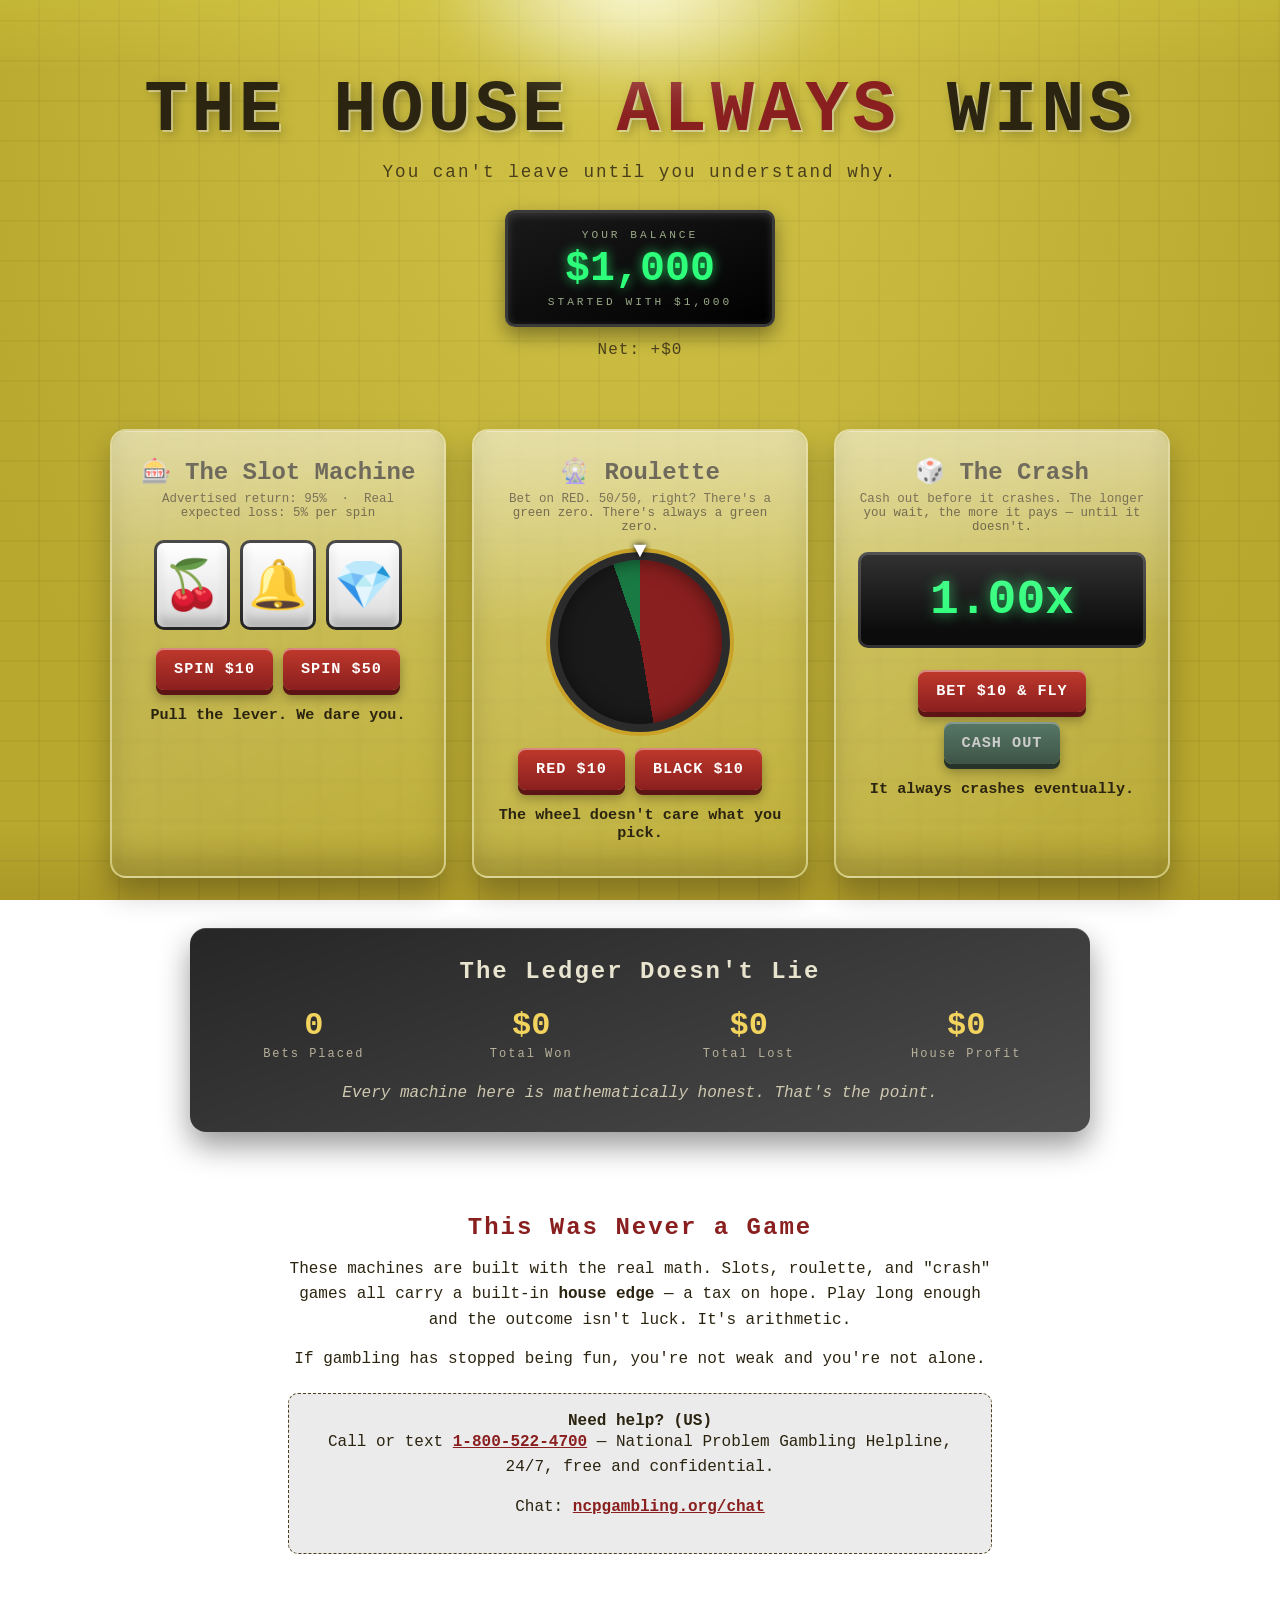
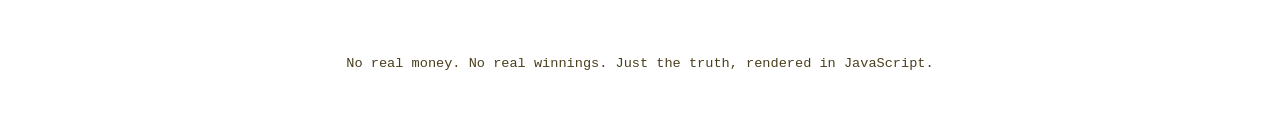
<file: classic.html>
<!DOCTYPE html>
<html lang="en">
<head>
  <meta charset="UTF-8" />
  <meta name="viewport" content="width=device-width, initial-scale=1.0" />
  <title>THE HOUSE ALWAYS WINS — An Anti-Gambling Experience</title>
  <link rel="stylesheet" href="style.css" />
</head>
<body>
  <div class="hum"></div>

  <header class="hero">
    <div class="flicker-light"></div>
    <h1>THE HOUSE <span>ALWAYS</span> WINS</h1>
    <p class="subtitle">You can't leave until you understand why.</p>
    <div class="bank">
      <span class="bank-label">YOUR BALANCE</span>
      <span id="balance" class="bank-amount">$1,000</span>
      <span class="bank-label">STARTED WITH $1,000</span>
    </div>
    <div id="net" class="net">Net: $0</div>
  </header>

  <main>
    <!-- SLOT MACHINE -->
    <section class="machine" id="slots-machine">
      <h2>🎰 The Slot Machine</h2>
      <p class="rtp">Advertised return: 95% &nbsp;·&nbsp; Real expected loss: 5% per spin</p>
      <div class="reels">
        <div class="reel" id="reel0">🍒</div>
        <div class="reel" id="reel1">🔔</div>
        <div class="reel" id="reel2">💎</div>
      </div>
      <div class="controls">
        <button class="bet-btn" data-bet="10" data-game="slots">SPIN $10</button>
        <button class="bet-btn" data-bet="50" data-game="slots">SPIN $50</button>
      </div>
      <p class="result" id="slots-result">Pull the lever. We dare you.</p>
    </section>

    <!-- ROULETTE -->
    <section class="machine" id="roulette-machine">
      <h2>🎡 Roulette</h2>
      <p class="rtp">Bet on RED. 50/50, right? There's a green zero. There's always a green zero.</p>
      <div class="wheel-wrap">
        <div class="wheel" id="wheel"></div>
        <div class="ball-pointer">▼</div>
      </div>
      <div class="controls">
        <button class="bet-btn" data-bet="10" data-game="roulette" data-pick="red">RED $10</button>
        <button class="bet-btn" data-bet="10" data-game="roulette" data-pick="black">BLACK $10</button>
      </div>
      <p class="result" id="roulette-result">The wheel doesn't care what you pick.</p>
    </section>

    <!-- DICE / CRASH -->
    <section class="machine" id="dice-machine">
      <h2>🎲 The Crash</h2>
      <p class="rtp">Cash out before it crashes. The longer you wait, the more it pays — until it doesn't.</p>
      <div class="crash-display" id="crash-multi">1.00x</div>
      <div class="controls">
        <button class="bet-btn" id="crash-start" data-bet="10" data-game="crash">BET $10 &amp; FLY</button>
        <button class="bet-btn" id="crash-cashout" disabled>CASH OUT</button>
      </div>
      <p class="result" id="crash-result">It always crashes eventually.</p>
    </section>
  </main>

  <section class="ledger">
    <h2>The Ledger Doesn't Lie</h2>
    <div class="stats">
      <div class="stat"><span id="stat-spins">0</span><label>Bets Placed</label></div>
      <div class="stat"><span id="stat-won">$0</span><label>Total Won</label></div>
      <div class="stat"><span id="stat-lost">$0</span><label>Total Lost</label></div>
      <div class="stat"><span id="stat-house">$0</span><label>House Profit</label></div>
    </div>
    <p class="ledger-note" id="ledger-note">Every machine here is mathematically honest. That's the point.</p>
  </section>

  <section class="reality" id="reality">
    <h2>This Was Never a Game</h2>
    <p>These machines are built with the real math. Slots, roulette, and "crash" games all carry a built-in <strong>house edge</strong> — a tax on hope. Play long enough and the outcome isn't luck. It's arithmetic.</p>
    <p>If gambling has stopped being fun, you're not weak and you're not alone.</p>
    <div class="help">
      <strong>Need help? (US)</strong>
      <p>Call or text <a href="tel:1-800-522-4700">1-800-522-4700</a> — National Problem Gambling Helpline, 24/7, free and confidential.</p>
      <p>Chat: <a href="https://www.ncpgambling.org/chat" target="_blank" rel="noopener">ncpgambling.org/chat</a></p>
    </div>
  </section>

  <footer>
    <p>No real money. No real winnings. Just the truth, rendered in JavaScript.</p>
  </footer>

  <script src="script.js"></script>
</body>
</html>
</file>
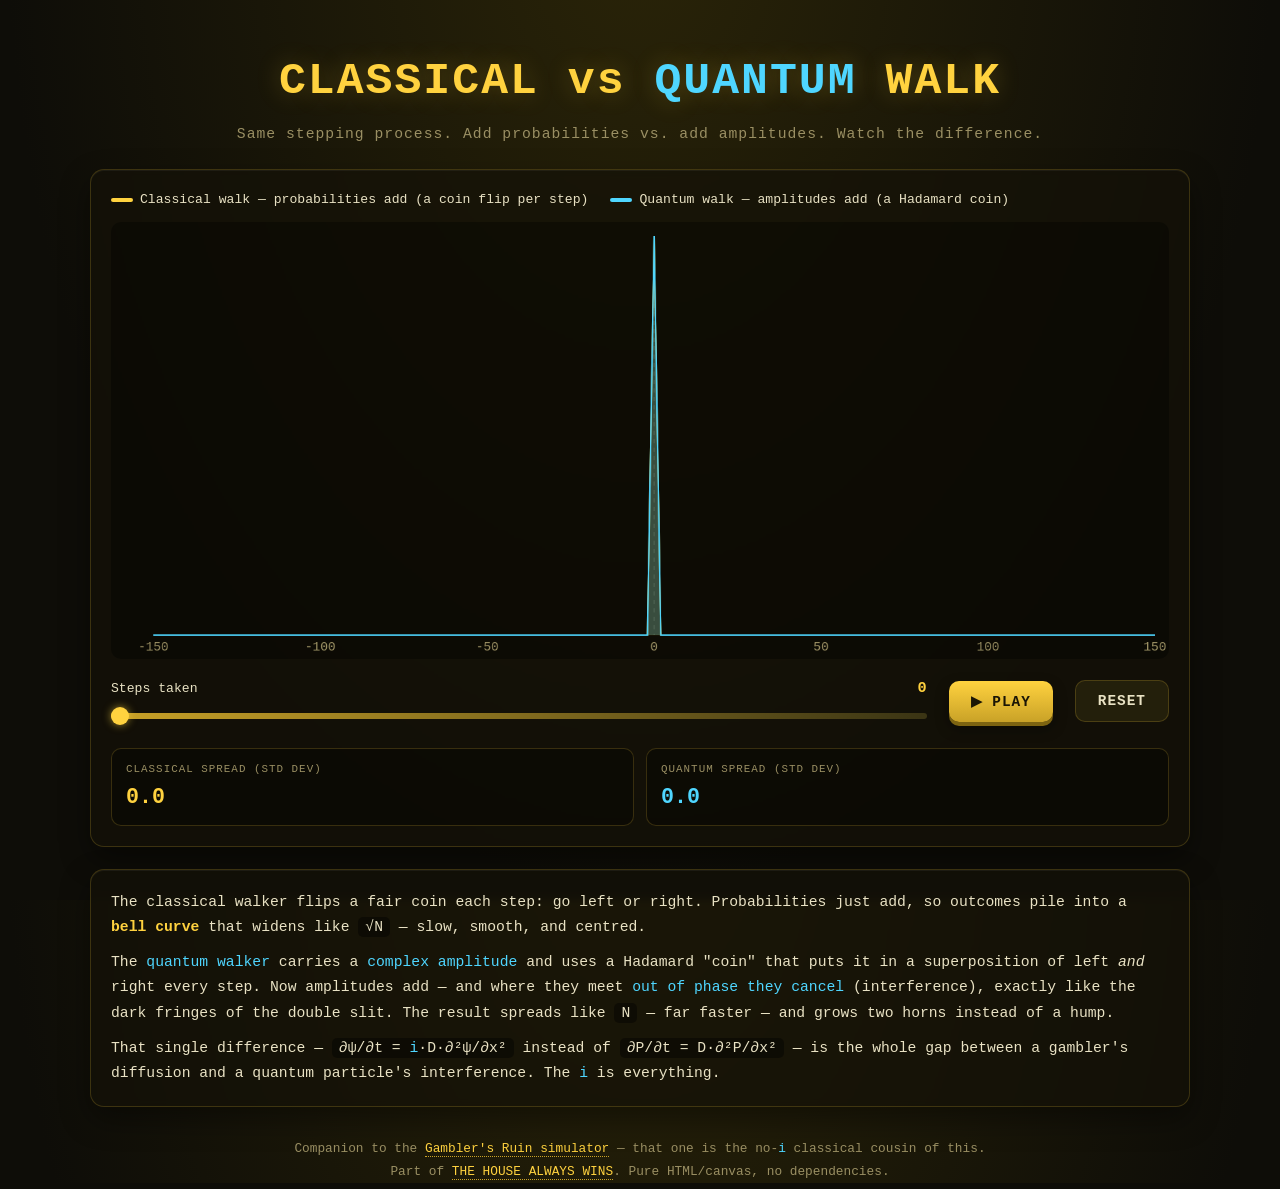
<file: quantum.html>
<!DOCTYPE html>
<html lang="en">
<head>
<meta charset="UTF-8" />
<meta name="viewport" content="width=device-width, initial-scale=1.0" />
<title>CLASSICAL vs QUANTUM WALK — Why the Coin Matters</title>
<style>
  :root {
    --bg: #0e0d08;
    --panel: rgba(20, 18, 8, 0.7);
    --gold: #ffd23f;
    --gold-dim: #c9a227;
    --cyan: #4fd6ff;
    --green: #2dff7a;
    --red: #ff4d4d;
    --ink: #e9e2c4;
    --muted: #9a8f63;
    --line: rgba(255, 210, 63, 0.18);
  }
  * { margin: 0; padding: 0; box-sizing: border-box; }
  html, body { height: 100%; }
  body {
    background: radial-gradient(ellipse at 50% -10%, #2a2408 0%, var(--bg) 70%), var(--bg);
    color: var(--ink); font-family: "Courier New", ui-monospace, monospace;
    min-height: 100%; padding: clamp(16px, 4vw, 48px); line-height: 1.5;
  }
  .wrap { max-width: 1100px; margin: 0 auto; }
  header { text-align: center; margin-bottom: 24px; }
  h1 { font-size: clamp(1.5rem, 4.5vw, 2.8rem); letter-spacing: 2px; color: var(--gold); text-shadow: 0 0 24px rgba(255,210,63,0.25); }
  h1 .q { color: var(--cyan); }
  .tag { color: var(--muted); margin-top: 8px; font-size: 0.92rem; letter-spacing: 1px; }

  .card {
    background: var(--panel); border: 1px solid var(--line); border-radius: 14px; padding: 20px;
    backdrop-filter: blur(3px); box-shadow: inset 0 1px 0 rgba(255,255,255,0.05), 0 12px 30px rgba(0,0,0,0.4);
  }
  .chartwrap { position: relative; }
  canvas { width: 100%; display: block; border-radius: 10px; background: rgba(0,0,0,0.35); }
  .legend { display: flex; gap: 22px; flex-wrap: wrap; font-size: 0.82rem; margin-bottom: 12px; }
  .legend span { display: inline-flex; align-items: center; gap: 7px; }
  .swatch { width: 22px; height: 4px; border-radius: 2px; display: inline-block; }

  .panelrow { display: flex; gap: 22px; align-items: center; flex-wrap: wrap; margin-top: 18px; }
  .ctl { flex: 1 1 260px; font-size: 0.82rem; }
  .ctl .row { display: flex; justify-content: space-between; align-items: baseline; margin-bottom: 6px; }
  .ctl .val { color: var(--gold); font-weight: bold; font-size: 0.95rem; }
  input[type=range] { -webkit-appearance: none; appearance: none; width: 100%; height: 6px;
    background: linear-gradient(90deg, var(--gold-dim), #3a3414); border-radius: 4px; outline: none; }
  input[type=range]::-webkit-slider-thumb { -webkit-appearance: none; appearance: none; width: 18px; height: 18px;
    border-radius: 50%; background: var(--gold); cursor: pointer; box-shadow: 0 0 8px rgba(255,210,63,0.6); }
  input[type=range]::-moz-range-thumb { width: 18px; height: 18px; border-radius: 50%; border: none;
    background: var(--gold); cursor: pointer; box-shadow: 0 0 8px rgba(255,210,63,0.6); }
  .btn { font-family: inherit; font-weight: bold; font-size: 0.9rem; letter-spacing: 1px; padding: 12px 22px;
    cursor: pointer; color: #1a1505; border: none; border-radius: 10px;
    background: linear-gradient(180deg, #ffd23f, #c9a227); box-shadow: 0 4px 0 #7d6411, 0 6px 14px rgba(0,0,0,0.4); }
  .btn:active { transform: translateY(2px); box-shadow: 0 2px 0 #7d6411; }
  .btn.ghost { background: rgba(255,210,63,0.08); color: var(--ink); border: 1px solid var(--line); box-shadow: none; }

  .statgrid { display: grid; grid-template-columns: 1fr 1fr; gap: 12px; margin-top: 22px; }
  @media (max-width:560px){ .statgrid{ grid-template-columns:1fr; } }
  .stat { background: rgba(0,0,0,0.3); border: 1px solid var(--line); border-radius: 10px; padding: 12px 14px; }
  .stat .k { font-size: 0.68rem; color: var(--muted); letter-spacing: 1px; text-transform: uppercase; }
  .stat .v { font-size: 1.35rem; font-weight: bold; margin-top: 4px; }
  .stat.cl .v { color: var(--gold); } .stat.qu .v { color: var(--cyan); }

  .explain { margin-top: 22px; line-height: 1.7; font-size: 0.92rem; }
  .explain b { color: var(--gold); } .explain .qq { color: var(--cyan); }
  .explain code { background: rgba(0,0,0,0.4); padding: 2px 7px; border-radius: 5px; color: var(--ink); }
  footer { margin-top: 30px; text-align: center; font-size: 0.8rem; color: var(--muted); line-height: 1.8; }
  footer a { color: var(--gold); text-decoration: none; border-bottom: 1px dotted var(--gold-dim); }
</style>
</head>
<body>
<div class="wrap">
  <header>
    <h1>CLASSICAL vs <span class="q">QUANTUM</span> WALK</h1>
    <div class="tag">Same stepping process. Add probabilities vs. add amplitudes. Watch the difference.</div>
  </header>

  <div class="card">
    <div class="legend">
      <span><i class="swatch" style="background:var(--gold)"></i> Classical walk — probabilities add (a coin flip per step)</span>
      <span><i class="swatch" style="background:var(--cyan)"></i> Quantum walk — amplitudes add (a Hadamard coin)</span>
    </div>
    <div class="chartwrap"><canvas id="chart" width="1500" height="620"></canvas></div>

    <div class="panelrow">
      <label class="ctl">
        <span class="row"><span>Steps taken</span><span class="val" id="vSteps">0</span></span>
        <input type="range" id="steps" min="0" max="150" step="1" value="0" />
      </label>
      <button class="btn" id="play">▶ PLAY</button>
      <button class="btn ghost" id="reset">RESET</button>
    </div>

    <div class="statgrid">
      <div class="stat cl"><div class="k">Classical spread (std dev)</div><div class="v" id="sCl">—</div></div>
      <div class="stat qu"><div class="k">Quantum spread (std dev)</div><div class="v" id="sQu">—</div></div>
    </div>
  </div>

  <div class="card explain">
    <p>The classical walker flips a fair coin each step: go left or right. Probabilities just add, so outcomes pile into a <b>bell curve</b> that widens like <code>√N</code> — slow, smooth, and centred.</p>
    <p style="margin-top:10px">The <span class="qq">quantum walker</span> carries a <span class="qq">complex amplitude</span> and uses a Hadamard "coin" that puts it in a superposition of left <em>and</em> right every step. Now amplitudes add — and where they meet <span class="qq">out of phase they cancel</span> (interference), exactly like the dark fringes of the double slit. The result spreads like <code>N</code> — far faster — and grows two horns instead of a hump.</p>
    <p style="margin-top:10px">That single difference — <code>∂ψ/∂t = <span class="qq">i</span>·D·∂²ψ/∂x²</code> instead of <code>∂P/∂t = D·∂²P/∂x²</code> — is the whole gap between a gambler's diffusion and a quantum particle's interference. The <span class="qq">i</span> is everything.</p>
  </div>

  <footer>
    <div>Companion to the <a href="ruin.html">Gambler's Ruin simulator</a> — that one is the no-<span style="color:var(--cyan)">i</span> classical cousin of this.</div>
    <div>Part of <a href="index.html">THE HOUSE ALWAYS WINS</a>. Pure HTML/canvas, no dependencies.</div>
  </footer>
</div>

<script>
const $ = (id) => document.getElementById(id);
const stepsI = $('steps'), cv = $('chart'), ctx = cv.getContext('2d');
const MAXN = 150;                 // matches slider max; sets array bounds
const SIZE = 2 * MAXN + 1, CTR = MAXN;
const SQ = Math.SQRT1_2;          // 1/√2

/* ---------- Classical: distribute probability half left, half right ---------- */
function classicalDist(steps) {
  let P = new Float64Array(SIZE); P[CTR] = 1;
  for (let t = 0; t < steps; t++) {
    const n = new Float64Array(SIZE);
    for (let i = 1; i < SIZE - 1; i++) if (P[i]) { n[i-1] += P[i]*0.5; n[i+1] += P[i]*0.5; }
    P = n;
  }
  return P;
}

/* ---------- Quantum: Hadamard coin walk, symmetric start (|L⟩ + i|R⟩)/√2 ---------- */
function quantumDist(steps) {
  let Lr = new Float64Array(SIZE), Li = new Float64Array(SIZE);
  let Rr = new Float64Array(SIZE), Ri = new Float64Array(SIZE);
  Lr[CTR] = SQ; Ri[CTR] = SQ;     // symmetric initial coin state
  for (let t = 0; t < steps; t++) {
    const nLr = new Float64Array(SIZE), nLi = new Float64Array(SIZE);
    const nRr = new Float64Array(SIZE), nRi = new Float64Array(SIZE);
    for (let i = 0; i < SIZE; i++) {
      // Hadamard coin on (L,R) at site i
      const cLr = (Lr[i] + Rr[i]) * SQ, cLi = (Li[i] + Ri[i]) * SQ;
      const cRr = (Lr[i] - Rr[i]) * SQ, cRi = (Li[i] - Ri[i]) * SQ;
      // shift: left component to i-1, right component to i+1
      if (i - 1 >= 0)   { nLr[i-1] += cLr; nLi[i-1] += cLi; }
      if (i + 1 < SIZE) { nRr[i+1] += cRr; nRi[i+1] += cRi; }
    }
    Lr = nLr; Li = nLi; Rr = nRr; Ri = nRi;
  }
  const P = new Float64Array(SIZE);
  for (let i = 0; i < SIZE; i++) P[i] = Lr[i]*Lr[i] + Li[i]*Li[i] + Rr[i]*Rr[i] + Ri[i]*Ri[i];
  return P;
}

/* ---------- standard deviation of a position distribution ---------- */
function stddev(P) {
  let m = 0, m2 = 0, s = 0;
  for (let i = 0; i < SIZE; i++) { const x = i - CTR, p = P[i]; m += x*p; m2 += x*x*p; s += p; }
  if (s <= 0) return 0;
  m /= s; m2 /= s;
  return Math.sqrt(Math.max(0, m2 - m*m));
}

/* ---------- only plot sites of the correct parity (others are exactly 0) ---------- */
function points(P, steps) {
  const par = steps & 1, pts = [];
  for (let i = 0; i < SIZE; i++) {
    const x = i - CTR;
    if (((x % 2) + 2) % 2 === par) pts.push([x, P[i]]);
  }
  return pts;
}

/* ---------- draw both distributions on shared axes ---------- */
function draw(steps) {
  const cl = classicalDist(steps), qu = quantumDist(steps);
  const W = cv.width, H = cv.height;
  ctx.clearRect(0, 0, W, H);
  const padL = 60, padR = 20, padT = 20, padB = 34;
  const plotW = W - padL - padR, plotH = H - padT - padB;

  const clP = points(cl, steps), quP = points(qu, steps);
  let maxP = 1e-6;
  for (const [, p] of clP) if (p > maxP) maxP = p;
  for (const [, p] of quP) if (p > maxP) maxP = p;

  const X = (x) => padL + ((x + MAXN) / (2 * MAXN)) * plotW;
  const Y = (p) => padT + plotH - (p / maxP) * plotH;

  // grid + axis
  ctx.strokeStyle = 'rgba(255,210,63,0.10)'; ctx.lineWidth = 1;
  ctx.beginPath(); ctx.moveTo(padL, padT + plotH); ctx.lineTo(W - padR, padT + plotH); ctx.stroke();
  ctx.font = '18px "Courier New", monospace'; ctx.fillStyle = '#9a8f63';
  ctx.textAlign = 'center'; ctx.textBaseline = 'top';
  for (let x = -MAXN; x <= MAXN; x += 50) { ctx.fillText(x.toString(), X(x), padT + plotH + 8); }
  // center line
  ctx.strokeStyle = 'rgba(255,255,255,0.18)'; ctx.setLineDash([6,6]);
  ctx.beginPath(); ctx.moveTo(X(0), padT); ctx.lineTo(X(0), padT + plotH); ctx.stroke();
  ctx.setLineDash([]);

  const plot = (pts, stroke, fill) => {
    if (pts.length < 2) return;
    ctx.beginPath();
    pts.forEach(([x, p], i) => { const px = X(x), py = Y(p); i ? ctx.lineTo(px, py) : ctx.moveTo(px, py); });
    // fill under curve
    ctx.lineTo(X(pts[pts.length-1][0]), padT + plotH);
    ctx.lineTo(X(pts[0][0]), padT + plotH);
    ctx.closePath();
    ctx.fillStyle = fill; ctx.fill();
    // stroke the curve
    ctx.beginPath();
    pts.forEach(([x, p], i) => { const px = X(x), py = Y(p); i ? ctx.lineTo(px, py) : ctx.moveTo(px, py); });
    ctx.strokeStyle = stroke; ctx.lineWidth = 2; ctx.stroke();
  };
  plot(clP, '#ffd23f', 'rgba(255,210,63,0.16)');
  plot(quP, '#4fd6ff', 'rgba(79,214,255,0.20)');

  $('sCl').textContent = stddev(cl).toFixed(1);
  $('sQu').textContent = stddev(qu).toFixed(1);
}

/* ---------- UI ---------- */
function render() { $('vSteps').textContent = stepsI.value; draw(+stepsI.value); }
stepsI.addEventListener('input', () => { stop(); render(); });

let raf = null;
function stop() { if (raf) cancelAnimationFrame(raf); raf = null; $('play').textContent = '▶ PLAY'; }
function play() {
  if (raf) { stop(); return; }
  if (+stepsI.value >= MAXN) stepsI.value = 0;
  $('play').textContent = '❚❚ PAUSE';
  let last = 0;
  const tick = (t) => {
    if (t - last > 90) {                 // ~11 steps/sec
      last = t;
      let v = +stepsI.value + 1;
      stepsI.value = v; render();
      if (v >= MAXN) { stop(); return; }
    }
    raf = requestAnimationFrame(tick);
  };
  raf = requestAnimationFrame(tick);
}
$('play').addEventListener('click', play);
$('reset').addEventListener('click', () => { stop(); stepsI.value = 0; render(); });

render();
</script>
</body>
</html>
</file>
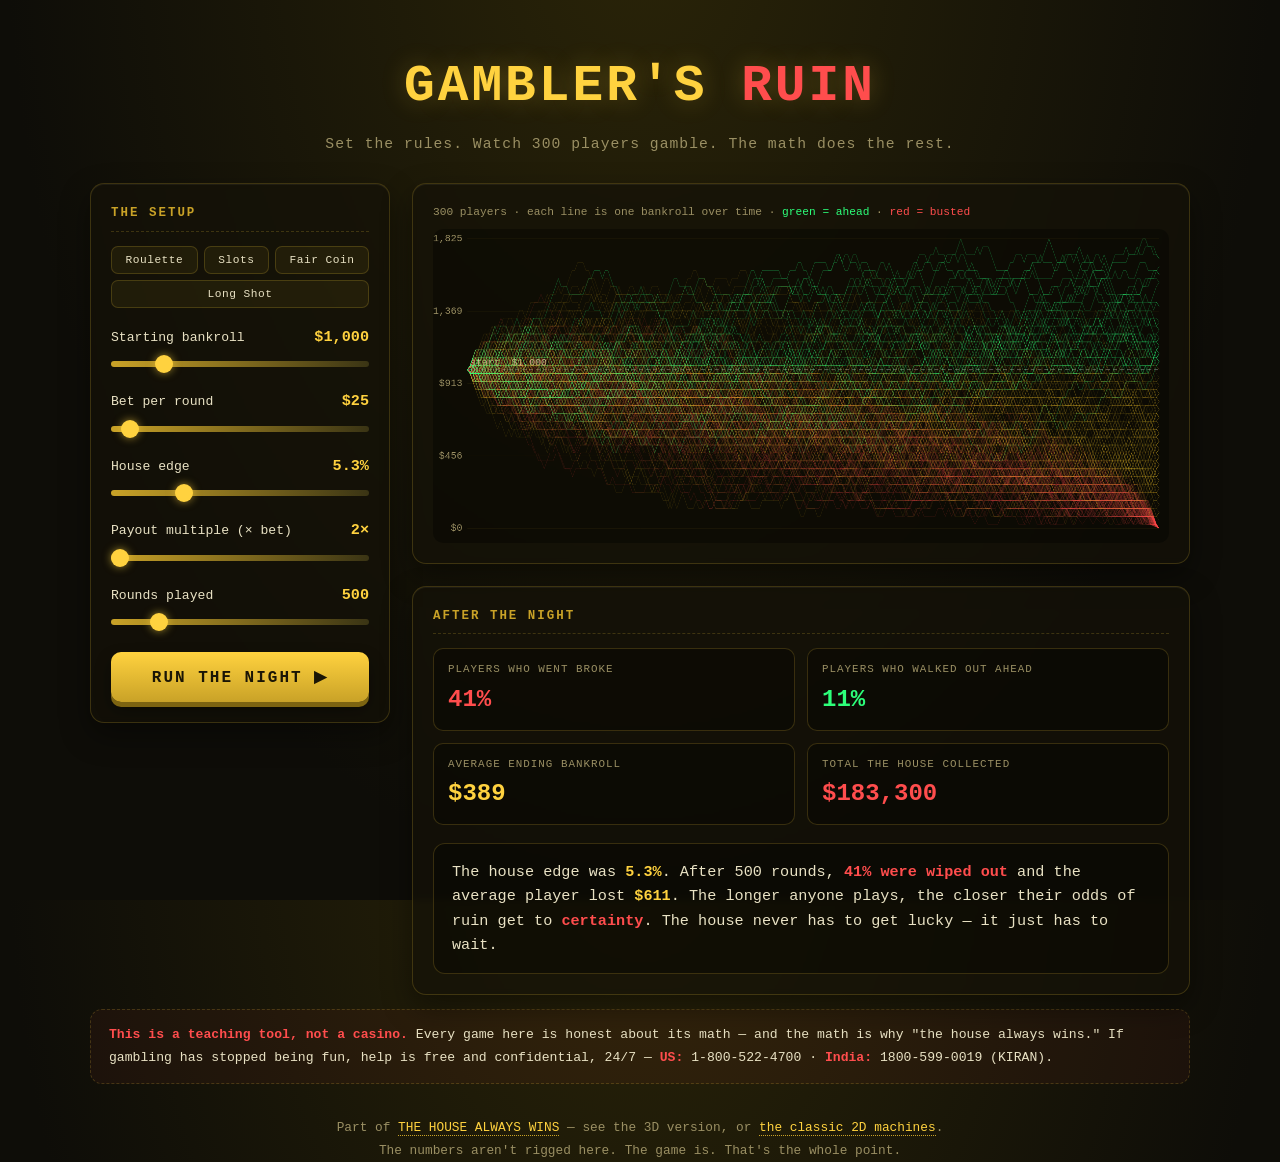
<file: ruin.html>
<!DOCTYPE html>
<html lang="en">
<head>
<meta charset="UTF-8" />
<meta name="viewport" content="width=device-width, initial-scale=1.0" />
<title>GAMBLER'S RUIN — The Math the House Doesn't Advertise</title>
<style>
  :root {
    --bg: #0e0d08;
    --panel: rgba(20, 18, 8, 0.7);
    --gold: #ffd23f;
    --gold-dim: #c9a227;
    --red: #ff4d4d;
    --green: #2dff7a;
    --ink: #e9e2c4;
    --muted: #9a8f63;
    --line: rgba(255, 210, 63, 0.18);
  }
  * { margin: 0; padding: 0; box-sizing: border-box; }
  html, body { height: 100%; }
  body {
    background:
      radial-gradient(ellipse at 50% -10%, #2a2408 0%, var(--bg) 70%),
      var(--bg);
    color: var(--ink);
    font-family: "Courier New", ui-monospace, monospace;
    min-height: 100%;
    padding: clamp(16px, 4vw, 48px);
    line-height: 1.5;
  }
  .wrap { max-width: 1100px; margin: 0 auto; }

  header { text-align: center; margin-bottom: 28px; }
  h1 {
    font-size: clamp(1.8rem, 5vw, 3.2rem);
    letter-spacing: 3px; color: var(--gold);
    text-shadow: 0 0 24px rgba(255, 210, 63, 0.25);
  }
  h1 .x { color: var(--red); }
  .tag { color: var(--muted); margin-top: 8px; font-size: 0.92rem; letter-spacing: 1px; }

  .grid { display: grid; grid-template-columns: 300px 1fr; gap: 22px; align-items: start; }
  @media (max-width: 820px) { .grid { grid-template-columns: 1fr; } }

  .card {
    background: var(--panel);
    border: 1px solid var(--line);
    border-radius: 14px;
    padding: 20px;
    backdrop-filter: blur(3px);
    box-shadow: inset 0 1px 0 rgba(255,255,255,0.05), 0 12px 30px rgba(0,0,0,0.4);
  }

  .controls h2, .stats h2 {
    font-size: 0.78rem; letter-spacing: 2px; color: var(--gold-dim);
    text-transform: uppercase; margin-bottom: 14px; border-bottom: 1px dashed var(--line); padding-bottom: 8px;
  }

  label.ctl { display: block; margin-bottom: 16px; font-size: 0.82rem; }
  label.ctl .row { display: flex; justify-content: space-between; align-items: baseline; margin-bottom: 6px; }
  label.ctl .val { color: var(--gold); font-weight: bold; font-size: 0.95rem; }
  input[type=range] {
    -webkit-appearance: none; appearance: none; width: 100%; height: 6px;
    background: linear-gradient(90deg, var(--gold-dim), #3a3414); border-radius: 4px; outline: none;
  }
  input[type=range]::-webkit-slider-thumb {
    -webkit-appearance: none; appearance: none; width: 18px; height: 18px; border-radius: 50%;
    background: var(--gold); cursor: pointer; box-shadow: 0 0 8px rgba(255,210,63,0.6);
  }
  input[type=range]::-moz-range-thumb {
    width: 18px; height: 18px; border-radius: 50%; border: none;
    background: var(--gold); cursor: pointer; box-shadow: 0 0 8px rgba(255,210,63,0.6);
  }

  .presets { display: flex; flex-wrap: wrap; gap: 6px; margin-bottom: 18px; }
  .presets button {
    flex: 1 1 auto; font-family: inherit; font-size: 0.7rem; letter-spacing: 0.5px;
    padding: 7px 6px; cursor: pointer; color: var(--ink); border: 1px solid var(--line);
    background: rgba(255,210,63,0.06); border-radius: 7px;
  }
  .presets button:hover { background: rgba(255,210,63,0.16); }

  .run {
    width: 100%; font-family: inherit; font-weight: bold; font-size: 1rem; letter-spacing: 2px;
    padding: 15px; cursor: pointer; color: #1a1505; border: none; border-radius: 10px; margin-top: 4px;
    background: linear-gradient(180deg, #ffd23f, #c9a227);
    box-shadow: 0 5px 0 #7d6411, 0 8px 16px rgba(0,0,0,0.4);
  }
  .run:active { transform: translateY(3px); box-shadow: 0 2px 0 #7d6411; }

  canvas { width: 100%; display: block; border-radius: 10px; background: rgba(0,0,0,0.35); }
  .chartwrap { position: relative; }
  .yaxis-label { font-size: 0.7rem; color: var(--muted); margin-bottom: 8px; }

  .statgrid { display: grid; grid-template-columns: 1fr 1fr; gap: 12px; }
  .stat { background: rgba(0,0,0,0.3); border: 1px solid var(--line); border-radius: 10px; padding: 12px 14px; }
  .stat .k { font-size: 0.68rem; color: var(--muted); letter-spacing: 1px; text-transform: uppercase; }
  .stat .v { font-size: 1.5rem; font-weight: bold; margin-top: 4px; }
  .v.red { color: var(--red); } .v.green { color: var(--green); } .v.gold { color: var(--gold); }

  .verdict {
    margin-top: 18px; padding: 16px 18px; border-radius: 12px; font-size: 0.95rem;
    border: 1px solid var(--line); background: rgba(0,0,0,0.3); line-height: 1.6;
  }
  .verdict b { color: var(--gold); }
  .verdict .ruin { color: var(--red); font-weight: bold; }

  footer { margin-top: 32px; text-align: center; font-size: 0.8rem; color: var(--muted); line-height: 1.8; }
  footer a { color: var(--gold-dim); }
  .help {
    margin-top: 14px; padding: 14px 18px; border: 1px dashed var(--line); border-radius: 12px;
    background: rgba(255,77,77,0.05); color: var(--ink); font-size: 0.82rem; line-height: 1.7;
  }
  .help b { color: var(--red); }
  .nav { margin-top: 6px; }
  .nav a { color: var(--gold); text-decoration: none; border-bottom: 1px dotted var(--gold-dim); }
</style>
</head>
<body>
<div class="wrap">
  <header>
    <h1>GAMBLER'S <span class="x">RUIN</span></h1>
    <div class="tag">Set the rules. Watch 300 players gamble. The math does the rest.</div>
  </header>

  <div class="grid">
    <!-- ---------------- CONTROLS ---------------- -->
    <div class="card controls">
      <h2>The Setup</h2>

      <div class="presets">
        <button data-preset="roulette">Roulette</button>
        <button data-preset="slots">Slots</button>
        <button data-preset="coin">Fair Coin</button>
        <button data-preset="lottery">Long Shot</button>
      </div>

      <label class="ctl">
        <span class="row"><span>Starting bankroll</span><span class="val" id="vBank">$1,000</span></span>
        <input type="range" id="bank" min="100" max="5000" step="100" value="1000" />
      </label>

      <label class="ctl">
        <span class="row"><span>Bet per round</span><span class="val" id="vBet">$25</span></span>
        <input type="range" id="bet" min="5" max="500" step="5" value="25" />
      </label>

      <label class="ctl">
        <span class="row"><span>House edge</span><span class="val" id="vEdge">5.3%</span></span>
        <input type="range" id="edge" min="0" max="20" step="0.1" value="5.3" />
      </label>

      <label class="ctl">
        <span class="row"><span>Payout multiple (× bet)</span><span class="val" id="vPay">2×</span></span>
        <input type="range" id="pay" min="2" max="50" step="1" value="2" />
      </label>

      <label class="ctl">
        <span class="row"><span>Rounds played</span><span class="val" id="vRounds">500</span></span>
        <input type="range" id="rounds" min="20" max="3000" step="20" value="500" />
      </label>

      <button class="run" id="run">RUN THE NIGHT ▶</button>
    </div>

    <!-- ---------------- OUTPUT ---------------- -->
    <div style="display:flex; flex-direction:column; gap:22px;">
      <div class="card">
        <div class="yaxis-label">300 players · each line is one bankroll over time · <span style="color:var(--green)">green = ahead</span> · <span style="color:var(--red)">red = busted</span></div>
        <div class="chartwrap"><canvas id="chart" width="1500" height="640"></canvas></div>
      </div>

      <div class="card stats">
        <h2>After the night</h2>
        <div class="statgrid">
          <div class="stat"><div class="k">Players who went broke</div><div class="v red" id="sBust">—</div></div>
          <div class="stat"><div class="k">Players who walked out ahead</div><div class="v green" id="sAhead">—</div></div>
          <div class="stat"><div class="k">Average ending bankroll</div><div class="v gold" id="sAvg">—</div></div>
          <div class="stat"><div class="k">Total the house collected</div><div class="v red" id="sHouse">—</div></div>
        </div>
        <div class="verdict" id="verdict">Press <b>RUN THE NIGHT</b> to simulate 300 people playing your chosen game.</div>
      </div>
    </div>
  </div>

  <div class="help">
    <b>This is a teaching tool, not a casino.</b> Every game here is honest about its math — and the math is why "the house always wins." If gambling has stopped being fun, help is free and confidential, 24/7 — <b>US:</b> 1-800-522-4700 · <b>India:</b> 1800-599-0019 (KIRAN).
  </div>

  <footer>
    <div class="nav">Part of <a href="index.html">THE HOUSE ALWAYS WINS</a> — see the 3D version, or <a href="classic.html">the classic 2D machines</a>.</div>
    <div>The numbers aren't rigged here. The game is. That's the whole point.</div>
  </footer>
</div>

<script>
/* ===================== ELEMENTS ===================== */
const $ = (id) => document.getElementById(id);
const bankI = $('bank'), betI = $('bet'), edgeI = $('edge'), payI = $('pay'), roundsI = $('rounds');
const fmt = (n) => "$" + Math.round(n).toLocaleString();
const pct = (n) => n.toFixed(1) + "%";

/* ===================== LABEL SYNC ===================== */
function sync() {
  $('vBank').textContent = fmt(+bankI.value);
  $('vBet').textContent = fmt(+betI.value);
  $('vEdge').textContent = pct(+edgeI.value);
  $('vPay').textContent = (+payI.value) + "×";
  $('vRounds').textContent = (+roundsI.value).toLocaleString();
}
[bankI, betI, edgeI, payI, roundsI].forEach(el => el.addEventListener('input', sync));
sync();

/* ===================== PRESETS ===================== */
// Each preset sets a payout multiple and the real-world house edge.
const PRESETS = {
  // American roulette, even-money bet: edge 5.26%, pays 2x
  roulette: { pay: 2,  edge: 5.3,  bet: 25,  bank: 1000, rounds: 500 },
  // Typical slot: ~8% house edge, here modelled as a 10x payout hit
  slots:    { pay: 10, edge: 8.0,  bet: 25,  bank: 1000, rounds: 600 },
  // A genuinely fair coin flip: 0% edge, 2x payout (still drifts — see variance)
  coin:     { pay: 2,  edge: 0.0,  bet: 25,  bank: 1000, rounds: 500 },
  // Lottery-style long shot: huge payout, brutal edge
  lottery:  { pay: 50, edge: 18.0, bet: 25,  bank: 1000, rounds: 800 },
};
document.querySelectorAll('.presets button').forEach(b => {
  b.addEventListener('click', () => {
    const p = PRESETS[b.dataset.preset]; if (!p) return;
    payI.value = p.pay; edgeI.value = p.edge; betI.value = p.bet;
    bankI.value = p.bank; roundsI.value = p.rounds;
    sync(); run();
  });
});

/* ===================== SIMULATION ===================== */
// Win probability is derived from payout multiple and house edge so the
// expected return per $1 wagered is exactly (1 - edge):
//   EV = pWin * payout = 1 - edge   →   pWin = (1 - edge) / payout
function simulate() {
  const bank0  = +bankI.value;
  const bet    = +betI.value;
  const edge   = +edgeI.value / 100;
  const payout = +payI.value;
  const rounds = +roundsI.value;
  const players = 300;

  const pWin = Math.max(0, Math.min(1, (1 - edge) / payout));

  const paths = [];          // sampled bankroll history per player (for drawing)
  const sampleEvery = Math.max(1, Math.floor(rounds / 200));
  let bust = 0, ahead = 0, sumEnd = 0;

  for (let pI = 0; pI < players; pI++) {
    let bank = bank0;
    const path = [bank];
    for (let r = 0; r < rounds; r++) {
      if (bank < bet) { bank = 0; break; }        // can't afford a bet → done
      bank -= bet;
      if (Math.random() < pWin) bank += bet * payout;
      if (r % sampleEvery === 0) path.push(bank);
    }
    path.push(bank);
    paths.push(path);
    if (bank <= 0) bust++;
    if (bank > bank0) ahead++;
    sumEnd += bank;
  }

  return {
    paths, bust, ahead, players,
    avgEnd: sumEnd / players,
    houseTake: bank0 * players - sumEnd,
    bank0, pWin, edge, rounds,
  };
}

/* ===================== CHART ===================== */
const cv = $('chart'), ctx = cv.getContext('2d');
function draw(sim) {
  const W = cv.width, H = cv.height;
  ctx.clearRect(0, 0, W, H);
  const padL = 70, padR = 20, padT = 20, padB = 30;
  const plotW = W - padL - padR, plotH = H - padT - padB;

  // y scale: from 0 to a sensible top (cap at 3x start so a few rockets don't flatten everyone)
  let maxV = sim.bank0;
  for (const p of sim.paths) for (const v of p) if (v > maxV) maxV = v;
  const yTop = Math.min(maxV, sim.bank0 * 3);
  const X = (i, n) => padL + (i / (n - 1)) * plotW;
  const Y = (v) => padT + plotH - (Math.min(v, yTop) / yTop) * plotH;

  // gridlines + y labels
  ctx.font = '20px "Courier New", monospace';
  ctx.textAlign = 'right'; ctx.textBaseline = 'middle';
  for (let g = 0; g <= 4; g++) {
    const v = (yTop / 4) * g;
    const y = Y(v);
    ctx.strokeStyle = 'rgba(255,210,63,0.10)'; ctx.lineWidth = 1;
    ctx.beginPath(); ctx.moveTo(padL, y); ctx.lineTo(W - padR, y); ctx.stroke();
    ctx.fillStyle = '#9a8f63';
    ctx.fillText('$' + Math.round(v).toLocaleString(), padL - 10, y);
  }

  // starting-bankroll reference line
  const y0 = Y(sim.bank0);
  ctx.strokeStyle = 'rgba(255,255,255,0.35)'; ctx.setLineDash([8, 6]); ctx.lineWidth = 1.5;
  ctx.beginPath(); ctx.moveTo(padL, y0); ctx.lineTo(W - padR, y0); ctx.stroke();
  ctx.setLineDash([]);
  ctx.fillStyle = '#cfc6a0'; ctx.textAlign = 'left'; ctx.textBaseline = 'bottom';
  ctx.fillText('start  ' + fmt(sim.bank0), padL + 6, y0 - 4);

  // player paths — losers first (so winners draw on top), faint so density reads as a cloud
  ctx.lineWidth = 1;
  const drawPath = (p, color, alpha) => {
    ctx.strokeStyle = color; ctx.globalAlpha = alpha;
    ctx.beginPath();
    for (let i = 0; i < p.length; i++) {
      const x = X(i, p.length), y = Y(p[i]);
      i ? ctx.lineTo(x, y) : ctx.moveTo(x, y);
    }
    ctx.stroke();
  };
  for (const p of sim.paths) if (p[p.length - 1] <= 0) drawPath(p, '#ff4d4d', 0.16);
  for (const p of sim.paths) { const e = p[p.length - 1]; if (e > 0 && e <= sim.bank0) drawPath(p, '#c9a227', 0.16); }
  for (const p of sim.paths) if (p[p.length - 1] > sim.bank0) drawPath(p, '#2dff7a', 0.30);
  ctx.globalAlpha = 1;
}

/* ===================== STATS + VERDICT ===================== */
function report(sim) {
  $('sBust').textContent = Math.round(sim.bust / sim.players * 100) + "%";
  $('sAhead').textContent = Math.round(sim.ahead / sim.players * 100) + "%";
  $('sAvg').textContent = fmt(sim.avgEnd);
  $('sHouse').textContent = fmt(Math.max(0, sim.houseTake));

  const bustPct = Math.round(sim.bust / sim.players * 100);
  const aheadPct = Math.round(sim.ahead / sim.players * 100);
  const lossPerPlayer = sim.bank0 - sim.avgEnd;
  let v = '';
  if (sim.edge === 0) {
    v = `With a <b>truly fair</b> game (0% edge), the average player breaks even — yet <b>${bustPct}%</b> still went broke and only <b>${aheadPct}%</b> walked out ahead. ` +
        `That's <b>variance</b>: even fair gambling ruins people, because $0 is a wall you can't bet your way back from.`;
  } else {
    v = `The house edge was <b>${pct(sim.edge * 100)}</b>. After ${sim.rounds.toLocaleString()} rounds, ` +
        `<span class="ruin">${bustPct}% were wiped out</span> and the average player lost <b>${fmt(lossPerPlayer)}</b>. ` +
        `The longer anyone plays, the closer their odds of ruin get to <span class="ruin">certainty</span>. The house never has to get lucky — it just has to wait.`;
  }
  $('verdict').innerHTML = v;
}

/* ===================== RUN ===================== */
function run() {
  const sim = simulate();
  draw(sim);
  report(sim);
}
$('run').addEventListener('click', run);

// first paint
run();
</script>
</body>
</html>
</file>
<file: style.css>
:root {
  --bg: #d4c64a;
  --bg-deep: #b8a82e;
  --wall: #cabd45;
  --ink: #2b2410;
  --ink-soft: #4a3f1c;
  --danger: #8a1f1f;
  --gloss: rgba(255, 255, 255, 0.35);
  --carpet: #6f6320;
}

* { box-sizing: border-box; margin: 0; padding: 0; }

body {
  font-family: "Courier New", Courier, monospace;
  color: var(--ink);
  background:
    repeating-linear-gradient(0deg, transparent 0 38px, rgba(0,0,0,0.035) 38px 40px),
    repeating-linear-gradient(90deg, transparent 0 38px, rgba(0,0,0,0.035) 38px 40px),
    radial-gradient(ellipse at 50% 0%, var(--bg) 0%, var(--bg-deep) 80%);
  background-attachment: fixed;
  min-height: 100vh;
  overflow-x: hidden;
}

/* fluorescent hum overlay */
.hum {
  position: fixed; inset: 0; pointer-events: none; z-index: 50;
  background: linear-gradient(180deg, rgba(255,255,200,0.12), transparent 8%, transparent 92%, rgba(0,0,0,0.18));
  mix-blend-mode: overlay;
  animation: hum 7s infinite;
}
@keyframes hum {
  0%,97%,100% { opacity: 1; }
  98% { opacity: 0.82; }
  99% { opacity: 0.95; }
}

.hero {
  position: relative;
  text-align: center;
  padding: 70px 20px 40px;
  overflow: hidden;
}
.flicker-light {
  position: absolute; top: -120px; left: 50%; transform: translateX(-50%);
  width: 420px; height: 220px;
  background: radial-gradient(ellipse, rgba(255,255,230,0.9), transparent 70%);
  filter: blur(20px);
  animation: flick 4s infinite;
}
@keyframes flick {
  0%,19%,21%,55%,57%,100% { opacity: 0.85; }
  20%,56% { opacity: 0.35; }
}

h1 {
  font-size: clamp(2rem, 7vw, 4.5rem);
  letter-spacing: 4px;
  text-shadow: 2px 2px 0 rgba(255,255,255,0.4), 4px 4px 12px rgba(0,0,0,0.25);
}
h1 span { color: var(--danger); }
.subtitle { margin-top: 10px; font-size: 1.1rem; color: var(--ink-soft); letter-spacing: 2px; }

.bank {
  display: inline-flex; flex-direction: column; align-items: center;
  margin: 28px auto 4px; padding: 16px 40px;
  background: linear-gradient(160deg, #1a1a1a, #000);
  border: 3px solid #3a3a3a; border-radius: 10px;
  box-shadow: inset 0 2px 8px rgba(255,255,255,0.15), 0 8px 20px rgba(0,0,0,0.4);
}
.bank-label { color: #9a8; font-size: 0.7rem; letter-spacing: 3px; }
.bank-amount {
  font-size: 2.6rem; font-weight: bold; color: #2dff7a;
  text-shadow: 0 0 12px rgba(45,255,122,0.7);
  font-variant-numeric: tabular-nums; margin: 4px 0;
}
.bank-amount.low { color: #ff5a5a; text-shadow: 0 0 12px rgba(255,90,90,0.8); }
.net { margin-top: 10px; font-size: 1rem; letter-spacing: 1px; color: var(--ink-soft); }

main {
  display: grid;
  grid-template-columns: repeat(auto-fit, minmax(300px, 1fr));
  gap: 26px; max-width: 1100px; margin: 30px auto; padding: 0 20px;
}

.machine {
  position: relative;
  background: linear-gradient(150deg, rgba(255,255,255,0.25), rgba(255,255,255,0.04));
  border: 2px solid rgba(255,255,255,0.4);
  border-radius: 16px; padding: 26px 22px 30px; text-align: center;
  box-shadow:
    inset 0 1px 0 var(--gloss),
    inset 0 -18px 30px rgba(0,0,0,0.12),
    0 14px 30px rgba(0,0,0,0.25);
  backdrop-filter: blur(2px);
}
.machine::before {
  content: ""; position: absolute; top: 0; left: 0; right: 0; height: 45%;
  background: linear-gradient(180deg, rgba(255,255,255,0.4), transparent);
  border-radius: 16px 16px 0 0; pointer-events: none;
}
.machine h2 { font-size: 1.5rem; margin-bottom: 6px; }
.rtp { font-size: 0.78rem; color: var(--ink-soft); margin-bottom: 18px; min-height: 2.4em; }

.reels { display: flex; justify-content: center; gap: 10px; margin: 10px 0 18px; }
.reel {
  width: 76px; height: 90px; font-size: 3rem; line-height: 90px;
  background: linear-gradient(180deg, #fff, #d8d8d8);
  border-radius: 10px; border: 3px solid #222;
  box-shadow: inset 0 4px 8px rgba(255,255,255,0.9), inset 0 -8px 12px rgba(0,0,0,0.2);
  overflow: hidden;
}
.reel.spin { animation: reelspin 0.12s linear infinite; }
@keyframes reelspin { from { transform: translateY(-6px);} to { transform: translateY(6px);} }

.wheel-wrap { position: relative; width: 180px; height: 180px; margin: 0 auto 16px; }
.wheel {
  width: 180px; height: 180px; border-radius: 50%;
  border: 8px solid #2b2b2b;
  box-shadow: 0 0 0 4px #c9a227, inset 0 0 20px rgba(0,0,0,0.5);
  transition: transform 3.5s cubic-bezier(0.12, 0.7, 0.05, 1);
}
.ball-pointer {
  position: absolute; top: -14px; left: 50%; transform: translateX(-50%);
  color: #fff; font-size: 1.4rem; text-shadow: 0 0 6px #000; z-index: 2;
}

.crash-display {
  font-size: 3rem; font-weight: bold; margin: 16px 0 22px;
  color: #2dff7a; text-shadow: 0 0 14px rgba(45,255,122,0.6);
  font-variant-numeric: tabular-nums;
  background: #0c0c0c; border-radius: 10px; padding: 18px;
  border: 3px solid #333;
}
.crash-display.crashed { color: #ff4040; text-shadow: 0 0 18px rgba(255,64,64,0.9); }

.controls { display: flex; gap: 10px; justify-content: center; flex-wrap: wrap; }
.bet-btn {
  font-family: inherit; font-weight: bold; font-size: 0.95rem; letter-spacing: 1px;
  padding: 12px 18px; cursor: pointer; color: #fff;
  background: linear-gradient(180deg, #c0392b, #8a1f1f);
  border: none; border-radius: 8px;
  box-shadow: inset 0 2px 0 rgba(255,255,255,0.4), 0 5px 0 #5c1414, 0 8px 12px rgba(0,0,0,0.3);
  transition: transform 0.08s, box-shadow 0.08s;
}
.bet-btn:hover { filter: brightness(1.08); }
.bet-btn:active { transform: translateY(4px); box-shadow: inset 0 2px 0 rgba(255,255,255,0.3), 0 1px 0 #5c1414; }
.bet-btn:disabled { filter: grayscale(0.7) brightness(0.8); cursor: not-allowed; }
#crash-cashout { background: linear-gradient(180deg, #27ae60, #1a7a43); box-shadow: inset 0 2px 0 rgba(255,255,255,0.4), 0 5px 0 #0f4a28, 0 8px 12px rgba(0,0,0,0.3); }

.result { margin-top: 16px; font-size: 0.95rem; min-height: 2.6em; color: var(--ink); font-weight: bold; }
.result.win { color: #1a7a43; }
.result.lose { color: var(--danger); }

.ledger {
  max-width: 900px; margin: 50px auto; padding: 30px 24px; text-align: center;
  background: linear-gradient(160deg, rgba(0,0,0,0.85), rgba(0,0,0,0.7));
  color: #e8e4cf; border-radius: 16px;
  box-shadow: inset 0 1px 0 rgba(255,255,255,0.15), 0 14px 30px rgba(0,0,0,0.4);
}
.ledger h2 { margin-bottom: 22px; letter-spacing: 2px; }
.stats { display: grid; grid-template-columns: repeat(auto-fit, minmax(150px, 1fr)); gap: 18px; }
.stat span { display: block; font-size: 2rem; font-weight: bold; color: #f2d35e; font-variant-numeric: tabular-nums; }
.stat label { font-size: 0.75rem; letter-spacing: 2px; color: #b8b09a; }
.ledger-note { margin-top: 22px; font-style: italic; color: #cfc8b0; }

.reality {
  max-width: 760px; margin: 40px auto; padding: 30px 26px; text-align: center;
  background: rgba(255,255,255,0.18); border: 2px solid rgba(255,255,255,0.4);
  border-radius: 16px; box-shadow: inset 0 1px 0 var(--gloss);
}
.reality h2 { color: var(--danger); margin-bottom: 16px; letter-spacing: 2px; }
.reality p { margin-bottom: 14px; line-height: 1.6; }
.help {
  margin-top: 20px; padding: 18px; background: rgba(0,0,0,0.08);
  border-radius: 10px; border: 1px dashed var(--ink-soft);
}
.help a { color: var(--danger); font-weight: bold; }

footer { text-align: center; padding: 30px 20px 50px; color: var(--ink-soft); font-size: 0.85rem; }
</file>
